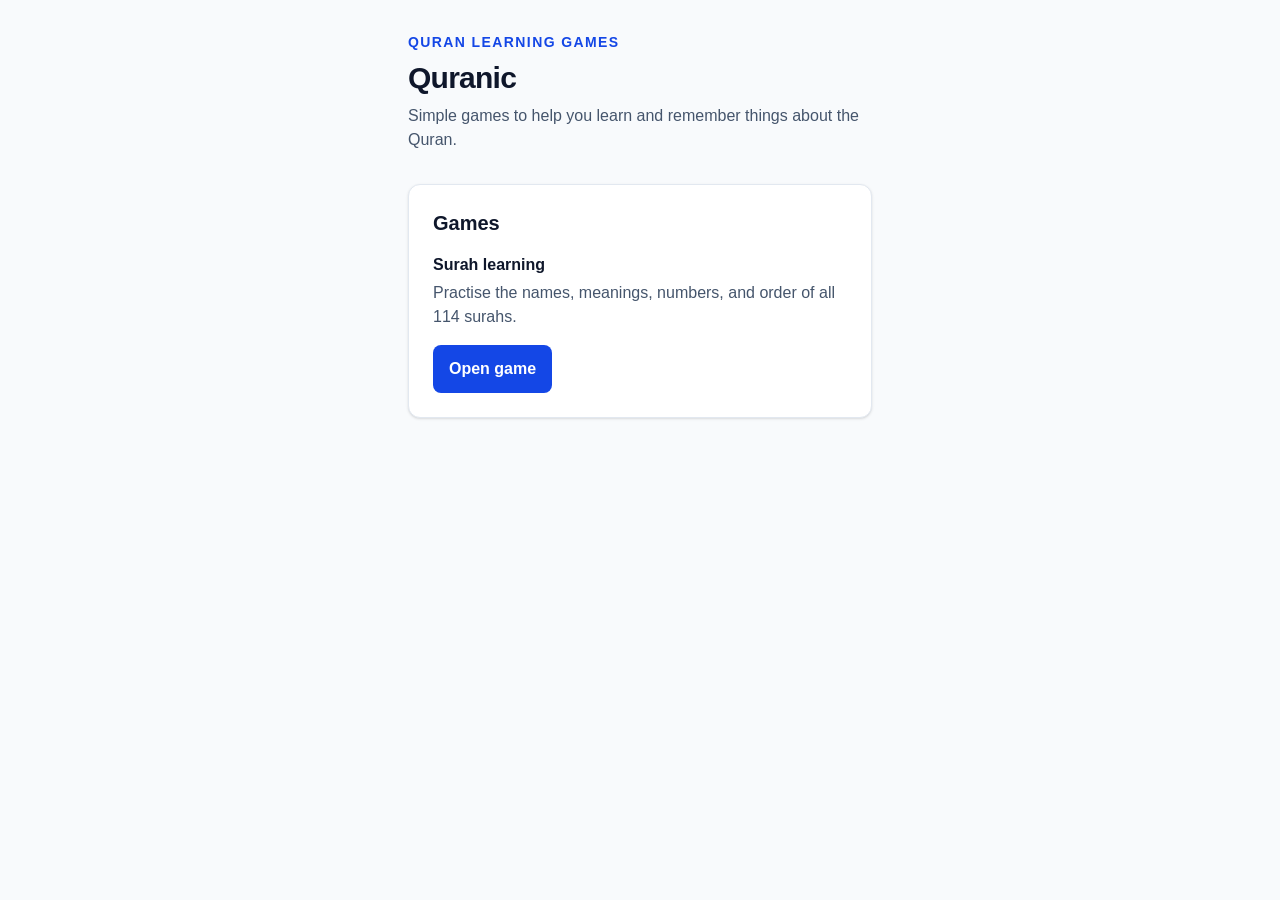
<file: index.html>
<!doctype html>
<html lang="en">
  <head>
    <meta charset="utf-8">
    <meta name="viewport" content="width=device-width, initial-scale=1">
    <meta name="theme-color" content="#f8fafc">
    <title>Quranic</title>
    <link rel="stylesheet" href="output.css">
  </head>
  <body class="min-h-screen bg-slate-50 text-slate-900 dark:bg-slate-950 dark:text-slate-100">
    <main class="mx-auto flex min-h-screen w-full max-w-lg flex-col px-4 py-8 sm:px-6">
      <header class="mb-8">
        <p class="text-sm font-semibold uppercase tracking-widest text-blue-700 dark:text-blue-300">Quran learning games</p>
        <h1 class="mt-2 text-3xl font-bold tracking-tight">Quranic</h1>
        <p class="mt-2 text-slate-600 dark:text-slate-300">Simple games to help you learn and remember things about the Quran.</p>
      </header>

      <section aria-labelledby="games-heading" class="rounded-xl border border-slate-200 bg-white p-5 shadow-sm dark:border-slate-700 dark:bg-slate-900 sm:p-6">
        <h2 id="games-heading" class="text-xl font-semibold">Games</h2>
        <div class="mt-4">
          <h3 class="font-semibold">Surah learning</h3>
          <p class="mt-1 text-slate-600 dark:text-slate-300">Practise the names, meanings, numbers, and order of all 114 surahs.</p>
          <a class="mt-4 inline-flex rounded-lg bg-blue-700 px-4 py-3 font-semibold text-white hover:bg-blue-800 focus-visible:outline-2 focus-visible:outline-offset-2 focus-visible:outline-blue-700 dark:bg-blue-600 dark:hover:bg-blue-500" href="games/surah-learning/index.html">Open game</a>
        </div>
      </section>
    </main>
  </body>
</html>
</file>
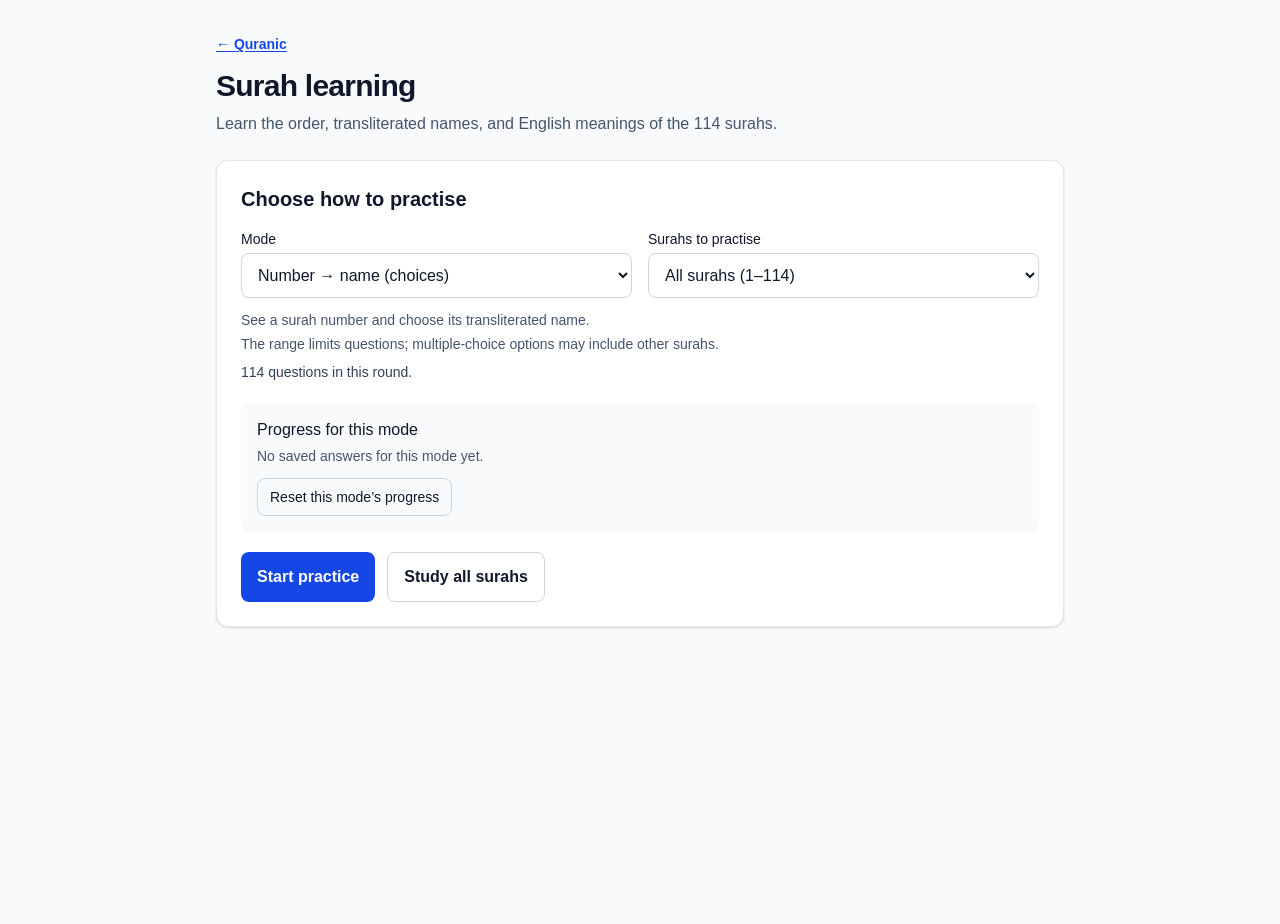
<file: games/surah-learning/index.html>
<!doctype html>
<html lang="en">
  <head>
    <meta charset="utf-8">
    <meta name="viewport" content="width=device-width, initial-scale=1">
    <meta name="theme-color" content="#f8fafc">
    <title>Surah learning | Quranic</title>
    <link rel="stylesheet" href="../../output.css">
  </head>
  <body class="min-h-screen bg-slate-50 text-slate-900 dark:bg-slate-950 dark:text-slate-100">
    <main class="mx-auto min-h-screen w-full max-w-4xl px-4 py-8 sm:px-6">
      <header class="mb-6">
        <a class="text-sm font-semibold text-blue-700 underline underline-offset-2 focus-visible:outline-2 focus-visible:outline-offset-2 focus-visible:outline-blue-700 dark:text-blue-300" href="../../index.html">← Quranic</a>
        <h1 class="mt-3 text-3xl font-bold tracking-tight">Surah learning</h1>
        <p class="mt-2 text-slate-600 dark:text-slate-300">Learn the order, transliterated names, and English meanings of the 114 surahs.</p>
      </header>

      <section id="setup-screen" aria-labelledby="setup-heading" class="rounded-xl border border-slate-200 bg-white p-5 shadow-sm dark:border-slate-700 dark:bg-slate-900 sm:p-6">
        <h2 id="setup-heading" class="text-xl font-semibold">Choose how to practise</h2>
        <div class="mt-4 grid gap-4 sm:grid-cols-2">
          <div>
            <label class="block text-sm font-medium" for="mode-select">Mode</label>
            <select id="mode-select" class="mt-1 w-full rounded-lg border border-slate-300 bg-white px-3 py-3 text-base text-slate-900 focus-visible:outline-2 focus-visible:outline-offset-2 focus-visible:outline-blue-700 dark:border-slate-600 dark:bg-slate-950 dark:text-slate-100">
              <option value="number-name">Number → name (choices)</option>
              <option value="name-number">Name → number (type the number)</option>
              <option value="name-meaning">Name → meaning (choices)</option>
              <option value="meaning-name">Meaning → name (choices)</option>
              <option value="meaning-number">Meaning → number (type the number)</option>
              <option value="arabic-name">Arabic → name (choices)</option>
              <option value="order">Which comes before or after? (choices)</option>
            </select>
          </div>
          <div>
            <label class="block text-sm font-medium" for="range-select">Surahs to practise</label>
            <select id="range-select" class="mt-1 w-full rounded-lg border border-slate-300 bg-white px-3 py-3 text-base text-slate-900 focus-visible:outline-2 focus-visible:outline-offset-2 focus-visible:outline-blue-700 dark:border-slate-600 dark:bg-slate-950 dark:text-slate-100">
              <option value="all">All surahs (1–114)</option>
              <option value="1-10">1–10</option>
              <option value="11-20">11–20</option>
              <option value="21-30">21–30</option>
              <option value="31-40">31–40</option>
              <option value="41-50">41–50</option>
              <option value="51-60">51–60</option>
              <option value="61-70">61–70</option>
              <option value="71-80">71–80</option>
              <option value="81-90">81–90</option>
              <option value="91-100">91–100</option>
              <option value="101-110">101–110</option>
              <option value="111-114">111–114</option>
            </select>
          </div>
        </div>
        <p id="mode-description" class="mt-3 text-sm text-slate-600 dark:text-slate-300"></p>
        <p class="mt-1 text-sm text-slate-600 dark:text-slate-300">The range limits questions; multiple-choice options may include other surahs.</p>
        <p id="round-size" class="mt-2 text-sm font-medium text-slate-700 dark:text-slate-200" aria-live="polite"></p>

        <div class="mt-5 rounded-lg bg-slate-50 p-4 dark:bg-slate-950">
          <h3 class="font-medium">Progress for this mode</h3>
          <p id="progress-summary" class="mt-1 text-sm text-slate-600 dark:text-slate-300" aria-live="polite"></p>
          <button id="reset-progress-button" class="mt-3 rounded-lg border border-slate-300 px-3 py-2 text-sm font-medium hover:bg-slate-100 focus-visible:outline-2 focus-visible:outline-offset-2 focus-visible:outline-blue-700 dark:border-slate-600 dark:hover:bg-slate-800" type="button">Reset this mode’s progress</button>
          <div id="reset-confirmation" hidden class="mt-3 rounded-lg border border-amber-300 p-3 dark:border-amber-700">
            <p class="text-sm">Reset all saved progress for this mode?</p>
            <div class="mt-2 flex gap-2">
              <button id="confirm-reset-button" class="rounded-lg bg-red-700 px-3 py-2 text-sm font-semibold text-white hover:bg-red-800 focus-visible:outline-2 focus-visible:outline-offset-2 focus-visible:outline-red-700" type="button">Reset progress</button>
              <button id="cancel-reset-button" class="rounded-lg border border-slate-300 px-3 py-2 text-sm font-medium hover:bg-slate-100 focus-visible:outline-2 focus-visible:outline-offset-2 focus-visible:outline-blue-700 dark:border-slate-600 dark:hover:bg-slate-800" type="button">Keep progress</button>
            </div>
          </div>
        </div>

        <p id="round-result" class="mt-3 text-sm font-medium text-slate-700 dark:text-slate-200" aria-live="polite"></p>
        <div class="mt-5 flex flex-wrap gap-3">
          <button id="start-button" class="rounded-lg bg-blue-700 px-4 py-3 font-semibold text-white hover:bg-blue-800 focus-visible:outline-2 focus-visible:outline-offset-2 focus-visible:outline-blue-700 disabled:cursor-not-allowed disabled:opacity-50 dark:bg-blue-600 dark:hover:bg-blue-500" type="button">Start practice</button>
          <button id="study-button" class="rounded-lg border border-slate-300 px-4 py-3 font-semibold hover:bg-slate-100 focus-visible:outline-2 focus-visible:outline-offset-2 focus-visible:outline-blue-700 dark:border-slate-600 dark:hover:bg-slate-800" type="button">Study all surahs</button>
        </div>
      </section>

      <section id="study-screen" hidden aria-labelledby="study-heading" class="rounded-xl border border-slate-200 bg-white p-5 shadow-sm dark:border-slate-700 dark:bg-slate-900 sm:p-6">
        <div class="flex flex-wrap items-center justify-between gap-3">
          <h2 id="study-heading" class="text-xl font-semibold focus-visible:outline-2 focus-visible:outline-offset-2 focus-visible:outline-blue-700" tabindex="-1">All 114 surahs</h2>
          <button id="study-back-button" class="rounded-lg border border-slate-300 px-4 py-2 font-medium hover:bg-slate-100 focus-visible:outline-2 focus-visible:outline-offset-2 focus-visible:outline-blue-700 dark:border-slate-600 dark:hover:bg-slate-800" type="button">Back to practice</button>
        </div>
        <p class="mt-3 text-sm text-slate-600 dark:text-slate-300">An asterisk marks a meaning determined by the agent at your instruction rather than copied from the supplied meanings list. Name-only and letter-only meanings are listed here but are not asked in meaning modes.</p>
        <div class="mt-4 overflow-x-auto">
          <table class="w-full border-collapse text-left text-sm text-slate-700 dark:text-slate-200">
            <caption class="sr-only">Surah number, English transliteration, Arabic name, and English meaning</caption>
            <thead>
              <tr class="border-b border-slate-300 dark:border-slate-600">
                <th class="px-3 py-2 font-semibold" scope="col">No.</th>
                <th class="px-3 py-2 font-semibold" scope="col">Name</th>
                <th class="px-3 py-2 text-right font-semibold" scope="col">Arabic</th>
                <th class="px-3 py-2 font-semibold" scope="col">English meaning</th>
              </tr>
            </thead>
            <tbody id="study-list"></tbody>
          </table>
        </div>
      </section>

      <section id="quiz-screen" hidden aria-labelledby="question-heading" class="rounded-xl border border-slate-200 bg-white p-5 shadow-sm dark:border-slate-700 dark:bg-slate-900 sm:p-6">
        <div class="flex flex-wrap items-center justify-between gap-3">
          <p id="active-mode" class="text-sm font-medium text-slate-600 dark:text-slate-300"></p>
          <p id="question-counter" class="text-sm font-medium text-slate-600 dark:text-slate-300" aria-live="polite"></p>
        </div>
        <h2 id="question-heading" class="mt-2 text-xl font-semibold" aria-live="polite">Question</h2>
        <div class="mt-4 rounded-lg bg-slate-50 p-4 dark:bg-slate-950">
          <p id="arabic-caption" class="text-xs font-medium uppercase tracking-wide text-slate-600 dark:text-slate-300">Arabic hint</p>
          <p id="arabic-prompt" class="mt-1 text-center font-serif text-5xl leading-loose" lang="ar" dir="rtl"></p>
        </div>

        <form id="answer-form" class="mt-5" novalidate>
          <fieldset id="choices-fieldset">
            <legend class="text-sm font-medium">Choose an answer. Press 1–4, then Enter, or select an option and check it.</legend>
            <div id="choice-list" class="mt-2 grid gap-2 sm:grid-cols-2"></div>
          </fieldset>
          <div id="number-answer-field" hidden>
            <label id="number-answer-label" class="block text-sm font-medium" for="number-answer-input">Enter the surah number (1–114)</label>
            <input id="number-answer-input" class="mt-2 w-full rounded-lg border border-slate-300 bg-white px-3 py-3 text-base text-slate-900 focus-visible:outline-2 focus-visible:outline-offset-2 focus-visible:outline-blue-700 dark:border-slate-600 dark:bg-slate-950 dark:text-slate-100 sm:max-w-xs" type="number" min="1" max="114" step="1" inputmode="numeric" autocomplete="off" aria-describedby="answer-feedback">
          </div>
          <div class="mt-4 flex flex-wrap gap-3">
            <button id="submit-answer-button" class="rounded-lg bg-blue-700 px-4 py-3 font-semibold text-white hover:bg-blue-800 focus-visible:outline-2 focus-visible:outline-offset-2 focus-visible:outline-blue-700 disabled:cursor-not-allowed disabled:opacity-50 dark:bg-blue-600 dark:hover:bg-blue-500" type="submit">Check answer</button>
            <button id="exit-quiz-button" class="rounded-lg border border-slate-300 px-4 py-3 font-medium hover:bg-slate-100 focus-visible:outline-2 focus-visible:outline-offset-2 focus-visible:outline-blue-700 dark:border-slate-600 dark:hover:bg-slate-800" type="button">Quit practice</button>
          </div>
        </form>
        <p id="answer-feedback" class="mt-4 min-h-6 text-sm font-medium" role="status" aria-live="polite"></p>
        <p id="storage-status" class="mt-1 text-sm text-amber-700 dark:text-amber-300" aria-live="polite"></p>
        <button id="next-question-button" hidden class="mt-3 rounded-lg bg-blue-700 px-4 py-3 font-semibold text-white hover:bg-blue-800 focus-visible:outline-2 focus-visible:outline-offset-2 focus-visible:outline-blue-700 dark:bg-blue-600 dark:hover:bg-blue-500" type="button">Next question</button>
      </section>
    </main>
    <p id="setup-storage-status" class="mx-auto w-full max-w-4xl px-4 pb-6 text-sm text-amber-700 dark:text-amber-300" aria-live="polite"></p>
    <script src="data.js"></script>
    <script src="game.js"></script>
  </body>
</html>
</file>
<file: output.css>
/*! tailwindcss v4.3.3 | MIT License | https://tailwindcss.com */
@layer properties{@supports (((-webkit-hyphens:none)) and (not (margin-trim:inline))) or ((-moz-orient:inline) and (not (color:rgb(from red r g b)))){*,:before,:after,::backdrop{--tw-border-style:solid;--tw-leading:initial;--tw-font-weight:initial;--tw-tracking:initial;--tw-shadow:0 0 #0000;--tw-shadow-color:initial;--tw-shadow-alpha:100%;--tw-inset-shadow:0 0 #0000;--tw-inset-shadow-color:initial;--tw-inset-shadow-alpha:100%;--tw-ring-color:initial;--tw-ring-shadow:0 0 #0000;--tw-inset-ring-color:initial;--tw-inset-ring-shadow:0 0 #0000;--tw-ring-inset:initial;--tw-ring-offset-width:0px;--tw-ring-offset-color:#fff;--tw-ring-offset-shadow:0 0 #0000;--tw-outline-style:solid}}}@layer theme{:root,:host{--font-sans:-apple-system, BlinkMacSystemFont, "Segoe UI", Roboto, "Helvetica Neue", "Noto Sans", Arial, sans-serif, "Apple Color Emoji", "Segoe UI Emoji", "Segoe UI Symbol", "Noto Color Emoji";--font-serif:ui-serif, Georgia, Cambria, "Times New Roman", Times, serif;--font-mono:ui-monospace, SFMono-Regular, Menlo, Monaco, Consolas, "Liberation Mono", "Courier New", monospace;--color-red-700:oklch(50.5% .213 27.518);--color-red-800:oklch(44.4% .177 26.899);--color-amber-300:oklch(87.9% .169 91.605);--color-amber-700:oklch(55.5% .163 48.998);--color-emerald-300:oklch(84.5% .143 164.978);--color-emerald-700:oklch(50.8% .118 165.612);--color-blue-100:oklch(93.2% .032 255.585);--color-blue-300:oklch(80.9% .105 251.813);--color-blue-400:oklch(70.7% .165 254.624);--color-blue-500:oklch(62.3% .214 259.815);--color-blue-600:oklch(54.6% .245 262.881);--color-blue-700:oklch(48.8% .243 264.376);--color-blue-800:oklch(42.4% .199 265.638);--color-rose-300:oklch(81% .117 11.638);--color-rose-700:oklch(51.4% .222 16.935);--color-slate-50:oklch(98.4% .003 247.858);--color-slate-100:oklch(96.8% .007 247.896);--color-slate-200:oklch(92.9% .013 255.508);--color-slate-300:oklch(86.9% .022 252.894);--color-slate-600:oklch(44.6% .043 257.281);--color-slate-700:oklch(37.2% .044 257.287);--color-slate-800:oklch(27.9% .041 260.031);--color-slate-900:oklch(20.8% .042 265.755);--color-slate-950:oklch(12.9% .042 264.695);--color-white:#fff;--spacing:.25rem;--container-xs:20rem;--container-lg:32rem;--container-4xl:56rem;--text-xs:.75rem;--text-xs--line-height:calc(1 / .75);--text-sm:.875rem;--text-sm--line-height:calc(1.25 / .875);--text-base:1rem;--text-base--line-height:calc(1.5 / 1);--text-xl:1.25rem;--text-xl--line-height:calc(1.75 / 1.25);--text-2xl:1.5rem;--text-2xl--line-height:calc(2 / 1.5);--text-3xl:1.875rem;--text-3xl--line-height:calc(2.25 / 1.875);--text-5xl:3rem;--text-5xl--line-height:1;--font-weight-medium:500;--font-weight-semibold:600;--font-weight-bold:700;--tracking-tight:-.025em;--tracking-wide:.025em;--tracking-widest:.1em;--leading-loose:2;--radius-lg:.5rem;--radius-xl:.75rem;--default-font-family:var(--font-sans);--default-mono-font-family:var(--font-mono)}}@layer base{*,:after,:before,::backdrop{box-sizing:border-box;border:0 solid;margin:0;padding:0}::file-selector-button{box-sizing:border-box;border:0 solid;margin:0;padding:0}html,:host{-webkit-text-size-adjust:100%;tab-size:4;line-height:1.5;font-family:var(--default-font-family,-apple-system, BlinkMacSystemFont, "Segoe UI", Roboto, "Helvetica Neue", "Noto Sans", Arial, sans-serif, "Apple Color Emoji", "Segoe UI Emoji", "Segoe UI Symbol", "Noto Color Emoji");font-feature-settings:var(--default-font-feature-settings,normal);font-variation-settings:var(--default-font-variation-settings,normal);-webkit-tap-highlight-color:transparent}hr{height:0;color:inherit;border-top-width:1px}abbr:where([title]){-webkit-text-decoration:underline dotted;text-decoration:underline dotted}h1,h2,h3,h4,h5,h6{font-size:inherit;font-weight:inherit}a{color:inherit;-webkit-text-decoration:inherit;-webkit-text-decoration:inherit;-webkit-text-decoration:inherit;text-decoration:inherit}b,strong{font-weight:bolder}code,kbd,samp,pre{font-family:var(--default-mono-font-family,ui-monospace, SFMono-Regular, Menlo, Monaco, Consolas, "Liberation Mono", "Courier New", monospace);font-feature-settings:var(--default-mono-font-feature-settings,normal);font-variation-settings:var(--default-mono-font-variation-settings,normal);font-size:1em}small{font-size:80%}sub,sup{vertical-align:baseline;font-size:75%;line-height:0;position:relative}sub{bottom:-.25em}sup{top:-.5em}table{text-indent:0;border-color:inherit;border-collapse:collapse}:-moz-focusring:where(:not(iframe)){outline:auto}progress{vertical-align:baseline}summary{display:list-item}ol,ul,menu{list-style:none}img,svg,video,canvas,audio,iframe,embed,object{vertical-align:middle;display:block}img,video{max-width:100%;height:auto}button,input,select,optgroup,textarea{font:inherit;font-feature-settings:inherit;font-variation-settings:inherit;letter-spacing:inherit;color:inherit;opacity:1;background-color:#0000;border-radius:0}::file-selector-button{font:inherit;font-feature-settings:inherit;font-variation-settings:inherit;letter-spacing:inherit;color:inherit;opacity:1;background-color:#0000;border-radius:0}:where(select:is([multiple],[size])) optgroup{font-weight:bolder}:where(select:is([multiple],[size])) optgroup option{padding-inline-start:20px}::file-selector-button{margin-inline-end:4px}::placeholder{opacity:1}@supports (not ((-webkit-appearance:-apple-pay-button))) or (contain-intrinsic-size:1px){::placeholder{color:currentColor}@supports (color:color-mix(in lab, red, red)){::placeholder{color:color-mix(in oklab, currentcolor 50%, transparent)}}}textarea{resize:vertical}::-webkit-search-decoration{-webkit-appearance:none}::-webkit-date-and-time-value{min-height:1lh;text-align:inherit}::-webkit-datetime-edit{display:inline-flex}::-webkit-datetime-edit-fields-wrapper{padding:0}::-webkit-datetime-edit{padding-block:0}::-webkit-datetime-edit-year-field{padding-block:0}::-webkit-datetime-edit-month-field{padding-block:0}::-webkit-datetime-edit-day-field{padding-block:0}::-webkit-datetime-edit-hour-field{padding-block:0}::-webkit-datetime-edit-minute-field{padding-block:0}::-webkit-datetime-edit-second-field{padding-block:0}::-webkit-datetime-edit-millisecond-field{padding-block:0}::-webkit-datetime-edit-meridiem-field{padding-block:0}::-webkit-calendar-picker-indicator{line-height:1}:-moz-ui-invalid{box-shadow:none}button,input:where([type=button],[type=reset],[type=submit]){appearance:button}::file-selector-button{appearance:button}::-webkit-inner-spin-button{height:auto}::-webkit-outer-spin-button{height:auto}[hidden]:where(:not([hidden=until-found])){display:none!important}}@layer components;@layer utilities{.visible{visibility:visible}.sr-only{clip-path:inset(50%);white-space:nowrap;border-width:0;width:1px;height:1px;margin:-1px;padding:0;position:absolute;overflow:hidden}.relative{position:relative}.static{position:static}.mx-auto{margin-inline:auto}.mt-1{margin-top:var(--spacing)}.mt-2{margin-top:calc(var(--spacing) * 2)}.mt-3{margin-top:calc(var(--spacing) * 3)}.mt-4{margin-top:calc(var(--spacing) * 4)}.mt-5{margin-top:calc(var(--spacing) * 5)}.mb-6{margin-bottom:calc(var(--spacing) * 6)}.mb-8{margin-bottom:calc(var(--spacing) * 8)}.block{display:block}.flex{display:flex}.grid{display:grid}.hidden{display:none}.inline{display:inline}.inline-flex{display:inline-flex}.table{display:table}.min-h-6{min-height:calc(var(--spacing) * 6)}.min-h-screen{min-height:100vh}.w-full{width:100%}.max-w-4xl{max-width:var(--container-4xl)}.max-w-lg{max-width:var(--container-lg)}.border-collapse{border-collapse:collapse}.flex-col{flex-direction:column}.flex-wrap{flex-wrap:wrap}.items-center{align-items:center}.justify-between{justify-content:space-between}.gap-2{gap:calc(var(--spacing) * 2)}.gap-3{gap:calc(var(--spacing) * 3)}.gap-4{gap:calc(var(--spacing) * 4)}.overflow-x-auto{overflow-x:auto}.rounded-lg{border-radius:var(--radius-lg)}.rounded-xl{border-radius:var(--radius-xl)}.border{border-style:var(--tw-border-style);border-width:1px}.border-b{border-bottom-style:var(--tw-border-style);border-bottom-width:1px}.border-amber-300{border-color:var(--color-amber-300)}.border-slate-200{border-color:var(--color-slate-200)}.border-slate-300{border-color:var(--color-slate-300)}.bg-blue-700{background-color:var(--color-blue-700)}.bg-red-700{background-color:var(--color-red-700)}.bg-slate-50{background-color:var(--color-slate-50)}.bg-white{background-color:var(--color-white)}.p-3{padding:calc(var(--spacing) * 3)}.p-4{padding:calc(var(--spacing) * 4)}.p-5{padding:calc(var(--spacing) * 5)}.px-3{padding-inline:calc(var(--spacing) * 3)}.px-4{padding-inline:calc(var(--spacing) * 4)}.py-2{padding-block:calc(var(--spacing) * 2)}.py-3{padding-block:calc(var(--spacing) * 3)}.py-8{padding-block:calc(var(--spacing) * 8)}.pb-6{padding-bottom:calc(var(--spacing) * 6)}.text-center{text-align:center}.text-left{text-align:left}.text-right{text-align:right}.align-top{vertical-align:top}.font-serif{font-family:var(--font-serif)}.text-2xl{font-size:var(--text-2xl);line-height:var(--tw-leading,var(--text-2xl--line-height))}.text-3xl{font-size:var(--text-3xl);line-height:var(--tw-leading,var(--text-3xl--line-height))}.text-5xl{font-size:var(--text-5xl);line-height:var(--tw-leading,var(--text-5xl--line-height))}.text-base{font-size:var(--text-base);line-height:var(--tw-leading,var(--text-base--line-height))}.text-sm{font-size:var(--text-sm);line-height:var(--tw-leading,var(--text-sm--line-height))}.text-xl{font-size:var(--text-xl);line-height:var(--tw-leading,var(--text-xl--line-height))}.text-xs{font-size:var(--text-xs);line-height:var(--tw-leading,var(--text-xs--line-height))}.leading-loose{--tw-leading:var(--leading-loose);line-height:var(--leading-loose)}.font-bold{--tw-font-weight:var(--font-weight-bold);font-weight:var(--font-weight-bold)}.font-medium{--tw-font-weight:var(--font-weight-medium);font-weight:var(--font-weight-medium)}.font-semibold{--tw-font-weight:var(--font-weight-semibold);font-weight:var(--font-weight-semibold)}.tracking-tight{--tw-tracking:var(--tracking-tight);letter-spacing:var(--tracking-tight)}.tracking-wide{--tw-tracking:var(--tracking-wide);letter-spacing:var(--tracking-wide)}.tracking-widest{--tw-tracking:var(--tracking-widest);letter-spacing:var(--tracking-widest)}.text-amber-700{color:var(--color-amber-700)}.text-blue-700{color:var(--color-blue-700)}.text-emerald-700{color:var(--color-emerald-700)}.text-rose-700{color:var(--color-rose-700)}.text-slate-600{color:var(--color-slate-600)}.text-slate-700{color:var(--color-slate-700)}.text-slate-900{color:var(--color-slate-900)}.text-white{color:var(--color-white)}.uppercase{text-transform:uppercase}.underline{text-decoration-line:underline}.underline-offset-2{text-underline-offset:2px}.shadow-sm{--tw-shadow:0 1px 3px 0 var(--tw-shadow-color,#0000001a), 0 1px 2px -1px var(--tw-shadow-color,#0000001a);box-shadow:var(--tw-inset-shadow), var(--tw-inset-ring-shadow), var(--tw-ring-offset-shadow), var(--tw-ring-shadow), var(--tw-shadow)}@media (hover:hover){.hover\:bg-blue-800:hover{background-color:var(--color-blue-800)}.hover\:bg-red-800:hover{background-color:var(--color-red-800)}.hover\:bg-slate-100:hover{background-color:var(--color-slate-100)}}.focus-visible\:ring-2:focus-visible{--tw-ring-shadow:var(--tw-ring-inset,) 0 0 0 calc(2px + var(--tw-ring-offset-width)) var(--tw-ring-color,currentcolor);box-shadow:var(--tw-inset-shadow), var(--tw-inset-ring-shadow), var(--tw-ring-offset-shadow), var(--tw-ring-shadow), var(--tw-shadow)}.focus-visible\:ring-blue-700:focus-visible{--tw-ring-color:var(--color-blue-700)}.focus-visible\:outline-2:focus-visible{outline-style:var(--tw-outline-style);outline-width:2px}.focus-visible\:outline-offset-2:focus-visible{outline-offset:2px}.focus-visible\:outline-blue-700:focus-visible{outline-color:var(--color-blue-700)}.focus-visible\:outline-red-700:focus-visible{outline-color:var(--color-red-700)}.disabled\:cursor-not-allowed:disabled{cursor:not-allowed}.disabled\:opacity-50:disabled{opacity:.5}.aria-pressed\:bg-blue-100[aria-pressed=true]{background-color:var(--color-blue-100)}.aria-pressed\:ring-2[aria-pressed=true]{--tw-ring-shadow:var(--tw-ring-inset,) 0 0 0 calc(2px + var(--tw-ring-offset-width)) var(--tw-ring-color,currentcolor);box-shadow:var(--tw-inset-shadow), var(--tw-inset-ring-shadow), var(--tw-ring-offset-shadow), var(--tw-ring-shadow), var(--tw-shadow)}.aria-pressed\:ring-blue-700[aria-pressed=true]{--tw-ring-color:var(--color-blue-700)}@media (min-width:40rem){.sm\:max-w-xs{max-width:var(--container-xs)}.sm\:grid-cols-2{grid-template-columns:repeat(2,minmax(0,1fr))}.sm\:p-6{padding:calc(var(--spacing) * 6)}.sm\:px-6{padding-inline:calc(var(--spacing) * 6)}}@media (prefers-color-scheme:dark){.dark\:border-amber-700{border-color:var(--color-amber-700)}.dark\:border-slate-600{border-color:var(--color-slate-600)}.dark\:border-slate-700{border-color:var(--color-slate-700)}.dark\:bg-blue-600{background-color:var(--color-blue-600)}.dark\:bg-slate-900{background-color:var(--color-slate-900)}.dark\:bg-slate-950{background-color:var(--color-slate-950)}.dark\:text-amber-300{color:var(--color-amber-300)}.dark\:text-blue-300{color:var(--color-blue-300)}.dark\:text-emerald-300{color:var(--color-emerald-300)}.dark\:text-rose-300{color:var(--color-rose-300)}.dark\:text-slate-100{color:var(--color-slate-100)}.dark\:text-slate-200{color:var(--color-slate-200)}.dark\:text-slate-300{color:var(--color-slate-300)}@media (hover:hover){.dark\:hover\:bg-blue-500:hover{background-color:var(--color-blue-500)}.dark\:hover\:bg-slate-800:hover{background-color:var(--color-slate-800)}}.dark\:focus-visible\:ring-blue-400:focus-visible{--tw-ring-color:var(--color-blue-400)}.dark\:aria-pressed\:bg-slate-800[aria-pressed=true]{background-color:var(--color-slate-800)}.dark\:aria-pressed\:ring-blue-400[aria-pressed=true]{--tw-ring-color:var(--color-blue-400)}}}@property --tw-border-style{syntax:"*";inherits:false;initial-value:solid}@property --tw-leading{syntax:"*";inherits:false}@property --tw-font-weight{syntax:"*";inherits:false}@property --tw-tracking{syntax:"*";inherits:false}@property --tw-shadow{syntax:"*";inherits:false;initial-value:0 0 #0000}@property --tw-shadow-color{syntax:"*";inherits:false}@property --tw-shadow-alpha{syntax:"<percentage>";inherits:false;initial-value:100%}@property --tw-inset-shadow{syntax:"*";inherits:false;initial-value:0 0 #0000}@property --tw-inset-shadow-color{syntax:"*";inherits:false}@property --tw-inset-shadow-alpha{syntax:"<percentage>";inherits:false;initial-value:100%}@property --tw-ring-color{syntax:"*";inherits:false}@property --tw-ring-shadow{syntax:"*";inherits:false;initial-value:0 0 #0000}@property --tw-inset-ring-color{syntax:"*";inherits:false}@property --tw-inset-ring-shadow{syntax:"*";inherits:false;initial-value:0 0 #0000}@property --tw-ring-inset{syntax:"*";inherits:false}@property --tw-ring-offset-width{syntax:"<length>";inherits:false;initial-value:0}@property --tw-ring-offset-color{syntax:"*";inherits:false;initial-value:#fff}@property --tw-ring-offset-shadow{syntax:"*";inherits:false;initial-value:0 0 #0000}@property --tw-outline-style{syntax:"*";inherits:false;initial-value:solid}
</file>
